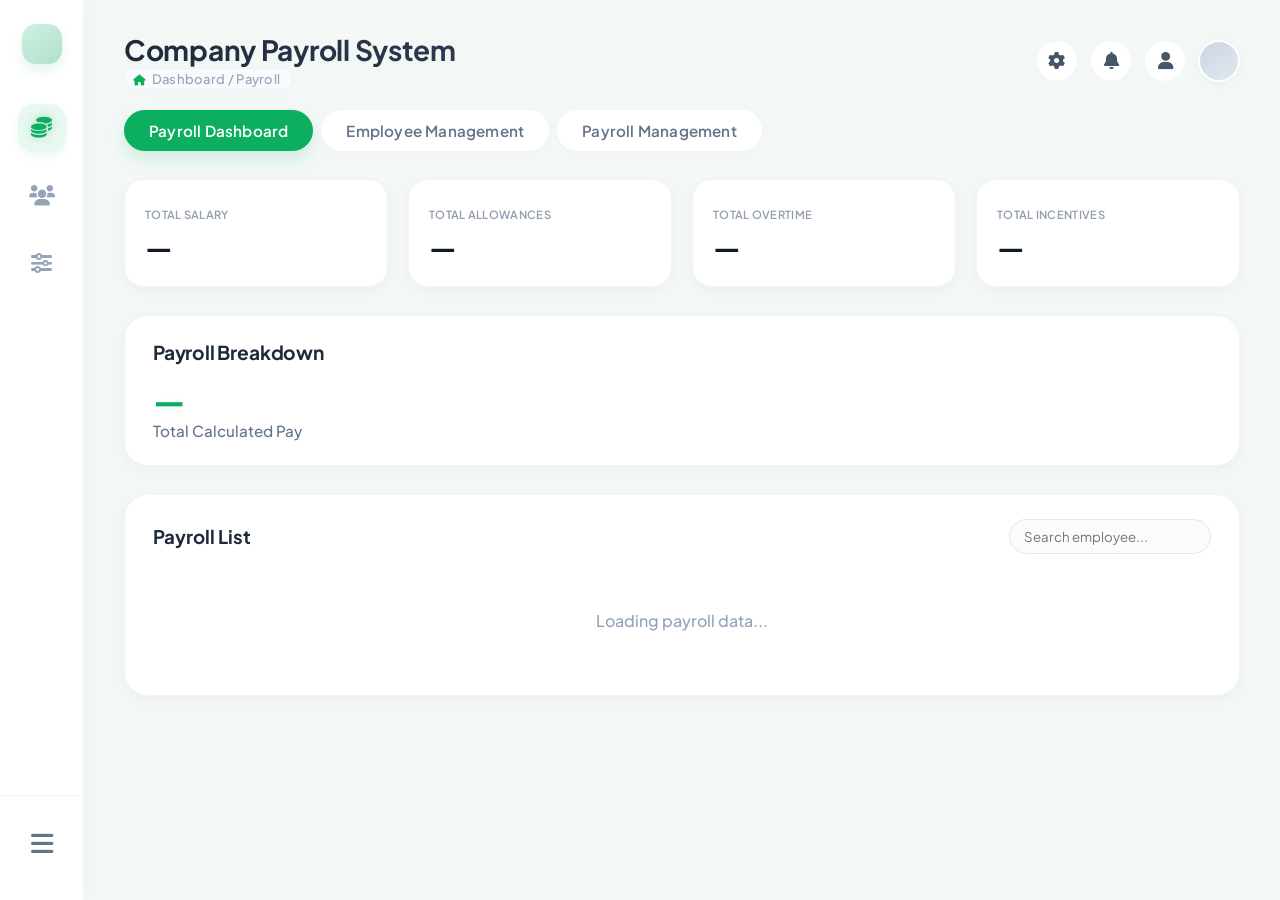
<file: frontend/index.html>
<!DOCTYPE html>
<html lang="en">
<head>
  <meta charset="UTF-8" />
  <meta name="viewport" content="width=device-width, initial-scale=1.0" />
  <title>Company Payroll System</title>
  <link rel="preconnect" href="https://fonts.googleapis.com" />
  <link rel="preconnect" href="https://fonts.gstatic.com" crossorigin />
  <link href="https://fonts.googleapis.com/css2?family=Plus+Jakarta+Sans:wght@300;400;500;600;700;800&display=swap" rel="stylesheet" />
  <link rel="stylesheet" href="https://cdnjs.cloudflare.com/ajax/libs/font-awesome/6.0.0-beta3/css/all.min.css" />
  <link rel="stylesheet" href="style.css" />
</head>
<body>
<div class="dashboard-layout">
  <aside class="sidebar">
    <div class="logo-area"><div class="logo-icon"></div></div>
    <nav class="sidebar-nav">
      <button class="nav-item active" id="nav-payroll" title="Payroll"><i class="fas fa-coins"></i></button>
      <button class="nav-item" id="nav-employee" title="Employee"><i class="fas fa-users"></i></button>
      <button class="nav-item" id="nav-settings" title="Settings"><i class="fas fa-sliders-h"></i></button>
    </nav>
    <div class="hamburger-wrap">
      <button class="hamburger-btn" id="hamburgerToggle" aria-label="Toggle menu"><i class="fas fa-bars"></i></button>
    </div>
  </aside>

  <main class="main-content">
    <header class="top-header">
      <div class="header-title">
        <h1>Company Payroll System</h1>
        <span class="breadcrumb"><i class="fas fa-home"></i> Dashboard / Payroll</span>
      </div>
      <div class="header-actions">
        <button class="icon-btn"><i class="fas fa-cog"></i></button>
        <button class="icon-btn"><i class="fas fa-bell"></i></button>
        <button class="icon-btn"><i class="fas fa-user"></i></button>
        <div class="profile-avatar"></div>
      </div>
    </header>

   
    <div class="view-toggle-bar">
      <button id="toggle-payroll-dashboard" class="active">Payroll Dashboard</button>
      <button id="toggle-employee-management">Employee Management</button>
      <button id="toggle-payroll-management"  >Payroll Management</button>  
    </div>

    <section id="payroll-dashboard-section" class="view-section active">
      <div class="stats-grid">
        <div class="stat-card"><span class="stat-label">Total Salary</span><h2 class="stat-value" id="stat-total-salary">—</h2></div>
        <div class="stat-card"><span class="stat-label">Total Allowances</span><h2 class="stat-value" id="stat-total-allowances">—</h2></div>
        <div class="stat-card"><span class="stat-label">Total Overtime</span><h2 class="stat-value" id="stat-total-overtime">—</h2></div>
        <div class="stat-card"><span class="stat-label">Total Incentives</span><h2 class="stat-value" id="stat-total-incentives">—</h2></div>
      </div>

      <div class="section-card breakdown-card">
        <div class="card-header"><h3>Payroll Breakdown</h3></div>
        <div class="breakdown-total"><h2 id="breakdown-grand-total">—</h2><span>Total Calculated Pay</span></div>
      </div>

      <div class="section-card list-card">
        <div class="list-header" style="display:flex; justify-content:space-between; align-items:center; margin-bottom:16px; flex-wrap:wrap; gap:10px;">
          <h3>Payroll List</h3>
          <div><input type="text" id="search-input" placeholder="Search employee..." style="padding:8px 14px; border-radius:30px; border:1px solid #e2e8f0; background:#fafcfc; font-family:inherit;"></div>
        </div>
        <div class="payroll-grid-3col" id="payroll-records-container">
          <div class="loading-placeholder">Loading payroll data...</div>
        </div>
      </div>
    </section>

 
    <section id="payroll-management-section" class="view-section">
      <div class="section-card" style="text-align:center; padding: 32px 20px;">
        <div class="card-header"><h3><i class="fas fa-file-invoice" style="color:var(--theme-color); margin-right:8px;"></i> Payroll Management</h3></div>
        <div class="btn-group" id="payroll-action-group">
          <button id="payroll-create"><i class="fas fa-plus-circle"></i> Create Payroll</button>
          <button id="payroll-view"><i class="fas fa-eye"></i> View Payrolls</button>
          <button id="payroll-update"><i class="fas fa-pen"></i> Update Payroll</button>
          <button id="payroll-delete"><i class="fas fa-trash"></i> Delete Payroll</button>
        </div>
        <div style="margin-top:28px; background:#f8fafc; border-radius:20px; padding:20px; border:1px dashed #d0d9e0;">
          <p style="color:#475569;"><i class="fas fa-info-circle" style="color:var(--theme-color);"></i> Payroll CRUD operations will be available here.</p>
        </div>
      </div>
    </section>

    <section id="employee-management-section" class="view-section">
      <div class="section-card" style="text-align:center; padding: 32px 20px;">
        <div class="card-header"><h3><i class="fas fa-user-tie" style="color:var(--theme-color); margin-right:8px;"></i> Employee Management</h3></div>
        <div class="btn-group" id="employee-action-group">
          <button id="emp-create"><i class="fas fa-plus-circle"></i> Create Employee</button>
          <button id="emp-view"><i class="fas fa-eye"></i> View Employees</button>
          <button id="emp-update"><i class="fas fa-pen"></i> Update Employee</button>
          <button id="emp-delete"><i class="fas fa-trash"></i> Delete Employee</button>
        </div>
        <div style="margin-top:28px; background:#f8fafc; border-radius:20px; padding:20px; border:1px dashed #d0d9e0;">
          <p style="color:#475569;"><i class="fas fa-info-circle" style="color:var(--theme-color);"></i> Employee CRUD operations will be available here.</p>
        </div>
      </div>
    </section>
  </main>
</div>
<script src="script.js"></script>
</body>
</html>
</file>
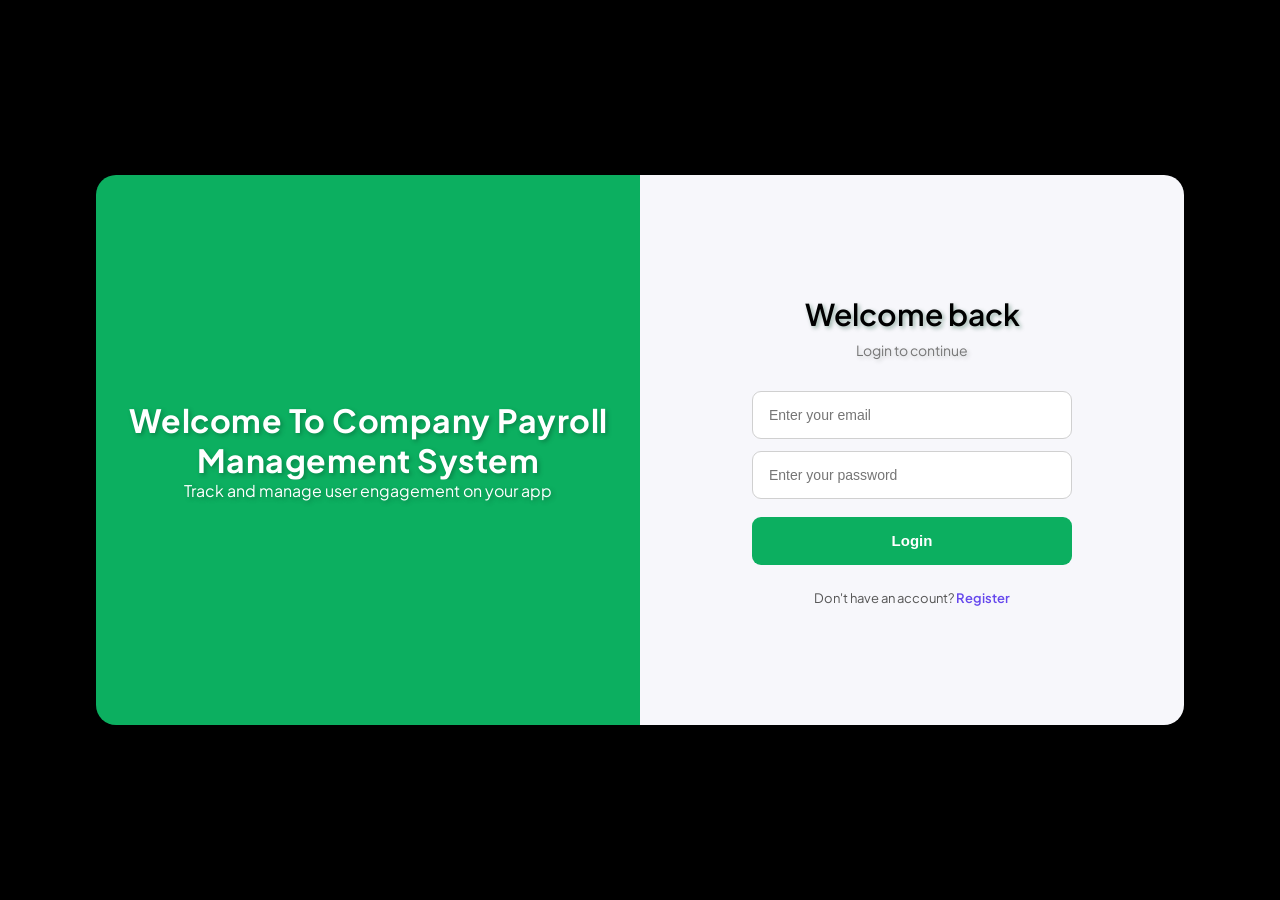
<file: frontend/login.html>
<!DOCTYPE html>
<html>

<head>
    <title>Login</title>
    <link rel="preconnect" href="https://fonts.googleapis.com" />
    <meta name="viewport" content="width=device-width, initial-scale=1.0">
    <link rel="preconnect" href="https://fonts.gstatic.com" crossorigin />
    <link href="https://fonts.googleapis.com/css2?family=Plus+Jakarta+Sans:wght@300;400;500;600;700;800&display=swap" rel="stylesheet" />
    <link rel="stylesheet" href="https://cdnjs.cloudflare.com/ajax/libs/font-awesome/6.0.0-beta3/css/all.min.css" />
    <link rel="stylesheet" href="login.css">
</head>

<body>

    <div class="container">

        <div id="toast" class="toast"></div>

        <div class="left-section">
            <h1 class="typing-effect"> Welcome To Company Payroll Management System</h1>
           <p>Track and manage user engagement on your app</p>
        </div>

        <div class="right-section">
            <h1>Welcome back</h1>
            <p>Login to continue</p>
            
            <input type="email" id="login-email" placeholder="Enter your email">
            <input type="password" id="login-password" placeholder="Enter your password">
            <button id="login-submit-btn">Login</button>

            <span class="register-text">Don't have an account? <a href="register.html" id="go-to-register">Register</a></span>
        </div>

    </div>

    <script src="auth.js"></script>

</body>

</html>
</file>
<file: frontend/style.css>
* {
  margin: 0;
  padding: 0;
  box-sizing: border-box;
  user-select: none;
}

:root {
  --bg-main: #f3f8f7;
  --sidebar-bg: #ffffff;
  --card-bg: #ffffff;
  --text-primary: #1e293b;
  --text-secondary: #64748b;
  --text-muted: #94a3b8;
  --border-light: #f1f5f9;
  --theme-color: #0caf60;
  --shadow-sm: 0 4px 12px rgba(0, 0, 0, 0.03);
  --shadow-md: 0 8px 24px rgba(0, 0, 0, 0.05);
}

body {
  background-color: var(--bg-main);
  color: var(--text-primary);
  font-family:
    "Plus Jakarta Sans",
    system-ui,
    -apple-system,
    sans-serif;
  font-weight: 500;
  min-height: 100vh;
  display: flex;
}

.dashboard-layout {
  display: flex;
  width: 100%;
  min-height: 100vh;
}

.sidebar {
  width: 84px;
  background-color: var(--sidebar-bg);
  border-right: 1px solid var(--border-light);
  display: flex;
  flex-direction: column;
  align-items: center;
  padding: 24px 0 32px;
  flex-shrink: 0;
  position: sticky;
  top: 0;
  height: 100vh;
  overflow-y: auto;
  box-shadow: 2px 0 12px rgba(0, 0, 0, 0.02);
}

.sidebar {
  transition: width 0.22s ease, transform 0.22s ease;
}
.sidebar.collapsed {
  width: 64px;
}
.sidebar.collapsed .logo-icon {
  transform: scale(0.92);
}
.sidebar.collapsed .nav-item {
  width: 40px;
  height: 40px;
  border-radius: 12px;
}

.logo-area {
  margin-bottom: 40px;
}
.logo-icon {
  width: 40px;
  height: 40px;
  background: linear-gradient(145deg, #d0f0e0, #b0e0cc);
  border-radius: 14px;
  box-shadow: 0 6px 12px rgba(12, 175, 96, 0.12);
  transition: transform 0.2s ease;
}
.logo-icon:hover {
  transform: scale(1.02);
}

.sidebar-nav {
  display: flex;
  flex-direction: column;
  align-items: center;
  gap: 20px;
  width: 100%;
}
.nav-item {
  width: 48px;
  height: 48px;
  border-radius: 16px;
  border: none;
  background: transparent;
  cursor: pointer;
  font-size: 1.3rem;
  color: #94a3b8;
  transition: all 0.2s ease;
  display: flex;
  align-items: center;
  justify-content: center;
}
.nav-item i {
  font-size: 1.3rem;
  transition: 0.2s;
}
.nav-item.active {
  background-color: #e8f7f0;
  color: var(--theme-color);
  box-shadow: 0 4px 8px rgba(12, 175, 96, 0.08);
}
.nav-item:hover:not(.active) {
  background-color: #f1f5f9;
  color: #1e293b;
}
.nav-item.active i {
  text-shadow: 0 0 8px rgba(12, 175, 96, 0.3);
}

.hamburger-wrap {
  margin-top: auto;
  padding-top: 24px;
  border-top: 1px solid var(--border-light);
  width: 100%;
  display: flex;
  justify-content: center;
}
.hamburger-btn {
  background: transparent;
  border: none;
  font-size: 1.6rem;
  color: #64748b;
  cursor: pointer;
  transition: 0.2s;
  width: 48px;
  height: 48px;
  border-radius: 40px;
  display: flex;
  align-items: center;
  justify-content: center;
}
.hamburger-btn:hover {
  background: #f1f5f9;
  color: #0caf60;
}

.main-content {
  flex: 1;
  padding: 32px 40px 40px;
  max-width: 1360px;
  margin: 0 auto;
  width: 100%;
}

.top-header {
  display: flex;
  justify-content: space-between;
  align-items: center;
  margin-bottom: 20px;
  flex-wrap: wrap;
  gap: 12px;
}
.header-title h1 {
  font-size: 28px;
  font-weight: 700;
  letter-spacing: -0.01em;
  background: linear-gradient(135deg, #1e293b 0%, #2d3a4f 100%);
  -webkit-background-clip: text;
  -webkit-text-fill-color: transparent;
  background-clip: text;
  text-shadow: 0 2px 4px rgba(0, 0, 0, 0.02);
}
.header-title h1 {
  white-space: normal;
  overflow-wrap: break-word;
}
.breadcrumb {
  font-size: 13px;
  color: var(--text-muted);
  font-weight: 500;
  letter-spacing: 0.3px;
  background: #f8fafc;
  padding: 2px 12px 2px 8px;
  border-radius: 40px;
  display: inline-block;
  border: 1px solid #eef2f6;
}
.breadcrumb i {
  margin-right: 4px;
  color: var(--theme-color);
  font-size: 11px;
}

.header-actions {
  display: flex;
  align-items: center;
  gap: 12px;
}
.icon-btn {
  width: 42px;
  height: 42px;
  border-radius: 40px;
  border: 1px solid var(--border-light);
  background: #ffffff;
  color: #475569;
  font-size: 1.1rem;
  transition: all 0.2s;
  cursor: pointer;
  display: flex;
  align-items: center;
  justify-content: center;
}
.icon-btn:hover {
  background: #f8fafc;
  border-color: #d0d9e0;
  color: #0caf60;
}
.profile-avatar {
  width: 42px;
  height: 42px;
  border-radius: 40px;
  background: linear-gradient(145deg, #cbd5e1, #e2e8f0);
  border: 2px solid white;
  box-shadow: 0 2px 8px rgba(0, 0, 0, 0.04);
  cursor: pointer;
  transition: 0.2s;
}
.profile-avatar:hover {
  transform: scale(1.02);
  border-color: var(--theme-color);
}

.view-toggle-bar {
  display: flex;
  gap: 8px;
  margin-bottom: 28px;
  flex-wrap: wrap;
}
.view-toggle-bar button {
  padding: 10px 24px;
  border-radius: 40px;
  border: none;
  background: #ffffff;
  color: var(--text-secondary);
  font-weight: 600;
  font-size: 0.95rem;
  cursor: pointer;
  transition: all 0.2s ease;
  box-shadow: 0 2px 4px rgba(0, 0, 0, 0.02);
  border: 1px solid transparent;
  font-family: "Plus Jakarta Sans", sans-serif;
  letter-spacing: 0.2px;
}
.view-toggle-bar button.active {
  background-color: var(--theme-color);
  color: #ffffff;
  box-shadow: 0 8px 16px rgba(12, 175, 96, 0.15);
  border-color: var(--theme-color);
}
.view-toggle-bar button:not(.active):hover {
  background: #f1f5f9;
  border-color: #dce2e9;
}

.view-section {
  display: none;
  animation: fadeSlide 0.25s ease;
}
.view-section.active {
  display: block;
}
@keyframes fadeSlide {
  0% {
    opacity: 0.3;
    transform: translateY(6px);
  }
  100% {
    opacity: 1;
    transform: translateY(0);
  }
}

.stats-grid {
  display: grid;
  grid-template-columns: repeat(4, 1fr);
  gap: 20px;
  margin-bottom: 28px;
}
.stat-card {
  background-color: var(--card-bg);
  border-radius: 20px;
  padding: 22px 20px;
  border: 1px solid var(--border-light);
  box-shadow: var(--shadow-sm);
  transition: all 0.2s;
}
.stat-card:hover {
  box-shadow: var(--shadow-md);
  transform: translateY(-2px);
  border-color: #e2edf0;
}
.stat-label {
  font-size: 0.7rem;
  font-weight: 600;
  letter-spacing: 0.3px;
  text-transform: uppercase;
  color: var(--text-secondary);
  opacity: 0.7;
}
.stat-value {
  font-size: 28px;
  font-weight: 700;
  margin-top: 6px;
  letter-spacing: -0.02em;
  color: #0f1a2b;
}

.section-card {
  background-color: var(--card-bg);
  border-radius: 24px;
  padding: 24px 28px;
  margin-bottom: 28px;
  border: 1px solid var(--border-light);
  box-shadow: var(--shadow-sm);
  transition: 0.2s;
}
.section-card:hover {
  box-shadow: var(--shadow-md);
}
.card-header {
  display: flex;
  justify-content: space-between;
  align-items: center;
  margin-bottom: 16px;
}
.card-header h3 {
  font-weight: 700;
  font-size: 1.2rem;
  letter-spacing: -0.01em;
}

.breakdown-total h2 {
  font-size: 32px;
  font-weight: 800;
  background: linear-gradient(145deg, #0caf60, #0a9a52);
  -webkit-background-clip: text;
  -webkit-text-fill-color: transparent;
  background-clip: text;
  text-shadow: 0 2px 8px rgba(12, 175, 96, 0.08);
}
.breakdown-total span {
  color: var(--text-secondary);
  font-weight: 500;
  font-size: 0.95rem;
}

.payroll-grid-3col {
  display: grid;
  grid-template-columns: repeat(3, 1fr);
  gap: 18px;
}
.record-card {
  background-color: #fafcfc;
  border-radius: 18px;
  padding: 18px 18px 14px;
  border: 1px solid var(--border-light);
  transition: 0.2s;
}
.record-card:hover {
  background: #ffffff;
  box-shadow: 0 8px 18px rgba(0, 0, 0, 0.02);
  border-color: #dce6ea;
}
.record-card h4 {
  font-weight: 700;
  font-size: 1rem;
}
.record-card .job {
  font-size: 0.8rem;
  color: var(--text-secondary);
  font-weight: 500;
}
.record-meta {
  display: flex;
  justify-content: space-between;
  align-items: center;
  margin-top: 14px;
  padding-top: 10px;
  border-top: 1px dashed #e2e8f0;
}
.record-amount {
  font-weight: 700;
  color: var(--theme-color);
  font-size: 1.1rem;
}
.record-status {
  font-size: 11px;
  font-weight: 700;
  padding: 4px 12px;
  border-radius: 40px;
  letter-spacing: 0.3px;
}
.status-paid {
  background-color: #e8f7f0;
  color: var(--theme-color);
}
.status-pending {
  background-color: #fef3c7;
  color: #d97706;
}

.loading-placeholder {
  grid-column: 1 / -1;
  text-align: center;
  padding: 40px 0;
  color: var(--text-muted);
  font-weight: 500;
}

.btn-group {
  display: flex;
  gap: 16px;
  flex-wrap: wrap;
  justify-content: center;
  margin: 12px 0 8px;
}
.btn-group button {
  padding: 14px 32px;
  font-size: 0.95rem;
  font-weight: 700;
  border: none;
  border-radius: 40px;
  background: #fff;
  color: #1e293b;
  cursor: pointer;
  box-shadow: 0 4px 8px rgba(0, 0, 0, 0.02);
  transition: all 0.2s ease;
  border: 1px solid var(--border-light);
  font-family: "Plus Jakarta Sans", sans-serif;
  letter-spacing: 0.2px;
}
.btn-group button:hover {
  background: #000;
  color: #fff;
  transform: translateY(-3px);
  box-shadow: 0 12px 24px rgba(0, 0, 0, 0.06);
  border-color: #000;
}

/* responsive part in d css oo */
@media (max-width: 1024px) {
  .stats-grid {
    grid-template-columns: repeat(2, 1fr);
  }
  .payroll-grid-3col {
    grid-template-columns: repeat(2, 1fr);
  }
}
@media (max-width: 768px) {
  .sidebar {
    width: 70px;
    padding: 16px 0;
  }
  .main-content {
    padding: 20px 16px;
  }
  .stats-grid {
    grid-template-columns: 1fr 1fr;
    gap: 12px;
  }
  .payroll-grid-3col {
    grid-template-columns: 1fr;
  }
  .top-header {
    flex-direction: column;
    align-items: flex-start;
  }
  .header-actions {
    align-self: flex-end;
  }
  .view-toggle-bar button {
    padding: 8px 16px;
    font-size: 0.85rem;
  }
}
@media (max-width: 480px) {
  .header-title h1 {
    font-size: 18px;
    font-weight: 700;
  }
  .breadcrumb {
    display: none;
  }
  .hamburger-btn {
    display: inline-flex;
  }
}
@media (max-width: 480px) {
  .stats-grid {
    grid-template-columns: 1fr;
  }
  .sidebar {
    width: 60px;
  }
  .nav-item {
    width: 40px;
    height: 40px;
  }
}
</file>
<file: frontend/login.css>
* {
    box-sizing: border-box;
}

body {
    margin: 0;
    background-color: black;
    font-family: "Plus Jakarta Sans", system-ui, -apple-system, sans-serif;
    user-select: none;
    min-height: 100vh;
    display: flex;
    align-items: center;
    justify-content: center;
}

.container {
    width: 85%;
    height: 550px;
    display: flex;
    flex-direction: row;
    border-radius: 20px;
    overflow: hidden;
    box-shadow: 0 10px 25px rgba(0,0,0,0.3);
}

.left-section {
    width: 50%;
    background-color: #0caf60;
    display: flex;
    flex-direction: column;
    justify-content: center;
    align-items: center;
    color: white;
    padding: 20px;
}

.left-section h1 {
    text-align: center;
    text-shadow: 2px 2px 4px rgba(6, 73, 40, 0.4);
    margin: 0 0 12px 0;
}

.left-section p {
    margin: 0;
    text-align: center;
    text-shadow: 2px 2px 4px rgba(6, 73, 40, 0.4);
}

.left-section h1.typing-effect {
    display: block;
    width: 100%;
    margin: 0 auto;
    text-align: center;
    letter-spacing: 0.5px;
    direction: rtl;
    white-space: normal;
    word-wrap: break-word;
    overflow: hidden;
    animation: typeSentenceRTL 3s linear forwards;
}

@keyframes typeSentenceRTL {
    from {
        clip-path: inset(0 0 0 100%);
    }
    to {
        clip-path: inset(0 0 0 0);
    }
}

.toast {
    position: fixed;
    top: 20px;
    right: -400px;
    background-color: #ef4444;
    color: white;
    padding: 14px 24px;
    border-radius: 8px;
    font-size: 14px;
    font-weight: 600;
    box-shadow: 0 4px 12px rgba(0, 0, 0, 0.15);
    transition: right 0.4s ease-in-out;
    z-index: 1000;
}

.toast.show {
    right: 20px;
}



.right-section {
    width: 50%;
    background-color: #f7f7fb;
    display: flex;
    flex-direction: column;
    justify-content: center;
    align-items: center;
    padding: 20px;
}

.right-section h1 {
    margin: 0;
    text-shadow: 2px 2px 4px rgba(6, 73, 40, 0.4);
    text-align: center;
    font-size: 30px;
    font-weight: 600;
}

.right-section p {
    margin-top: 8px;
    text-shadow: 2px 2px 4px rgba(2, 33, 20, 0.2);
    margin-bottom: 32px;
    color: #777;
    font-size: 14px;
}

.right-section input {
    width: 320px;
    height: 48px;
    margin-bottom: 12px;
    border: 1px solid #d0d0d0;
    border-radius: 9px;
    padding: 0 16px;
    font-family: 'Poppins', sans-serif;
    font-size: 14px;
    box-sizing: border-box;
}

.right-section input:focus {
    border-color: #0caf60;
    outline: none;
}

.right-section button {
    width: 320px;
    height: 48px;
    margin-top: 6px;
    border: none;
    border-radius: 9px;
    background-color: #0caf60;
    color: white;
    font-family: 'Poppins', sans-serif;
    font-size: 15px;
    font-weight: 600;
    cursor: pointer;
}

.right-section button:hover {
    background-color: #099451;
}

.right-section .register-text {
    margin-top: 25px;
    font-size: 13px;
    color: #555;
}

.right-section a {
    color: #6547ed;
    text-decoration: none;
    font-weight: 600;
}

.right-section a:hover {
    text-decoration: underline;
}

@media (max-width: 768px) {
    body {
        align-items: stretch;
    }

    .container {
        width: 100%;
        height: 100vh;
        min-height: 100vh;
        border-radius: 0;
        flex-direction: column;
    }

    .left-section {
        width: 100%;
        height: 35%;
        padding: 30px 20px;
    }

    .left-section h1 {
        font-size: 24px;
    }

    .left-section p {
        font-size: 14px;
    }

    .right-section {
        width: 100%;
        height: 65%;
        padding: 40px 20px;
        justify-content: flex-start;
    }

    .right-section h1 {
        font-size: 26px;
        margin-top: 10px;
    }

    .right-section p {
        margin-bottom: 24px;
    }

    .right-section input,
    .right-section button {
        width: 100%;
        max-width: 320px;
    }
}
</file>
